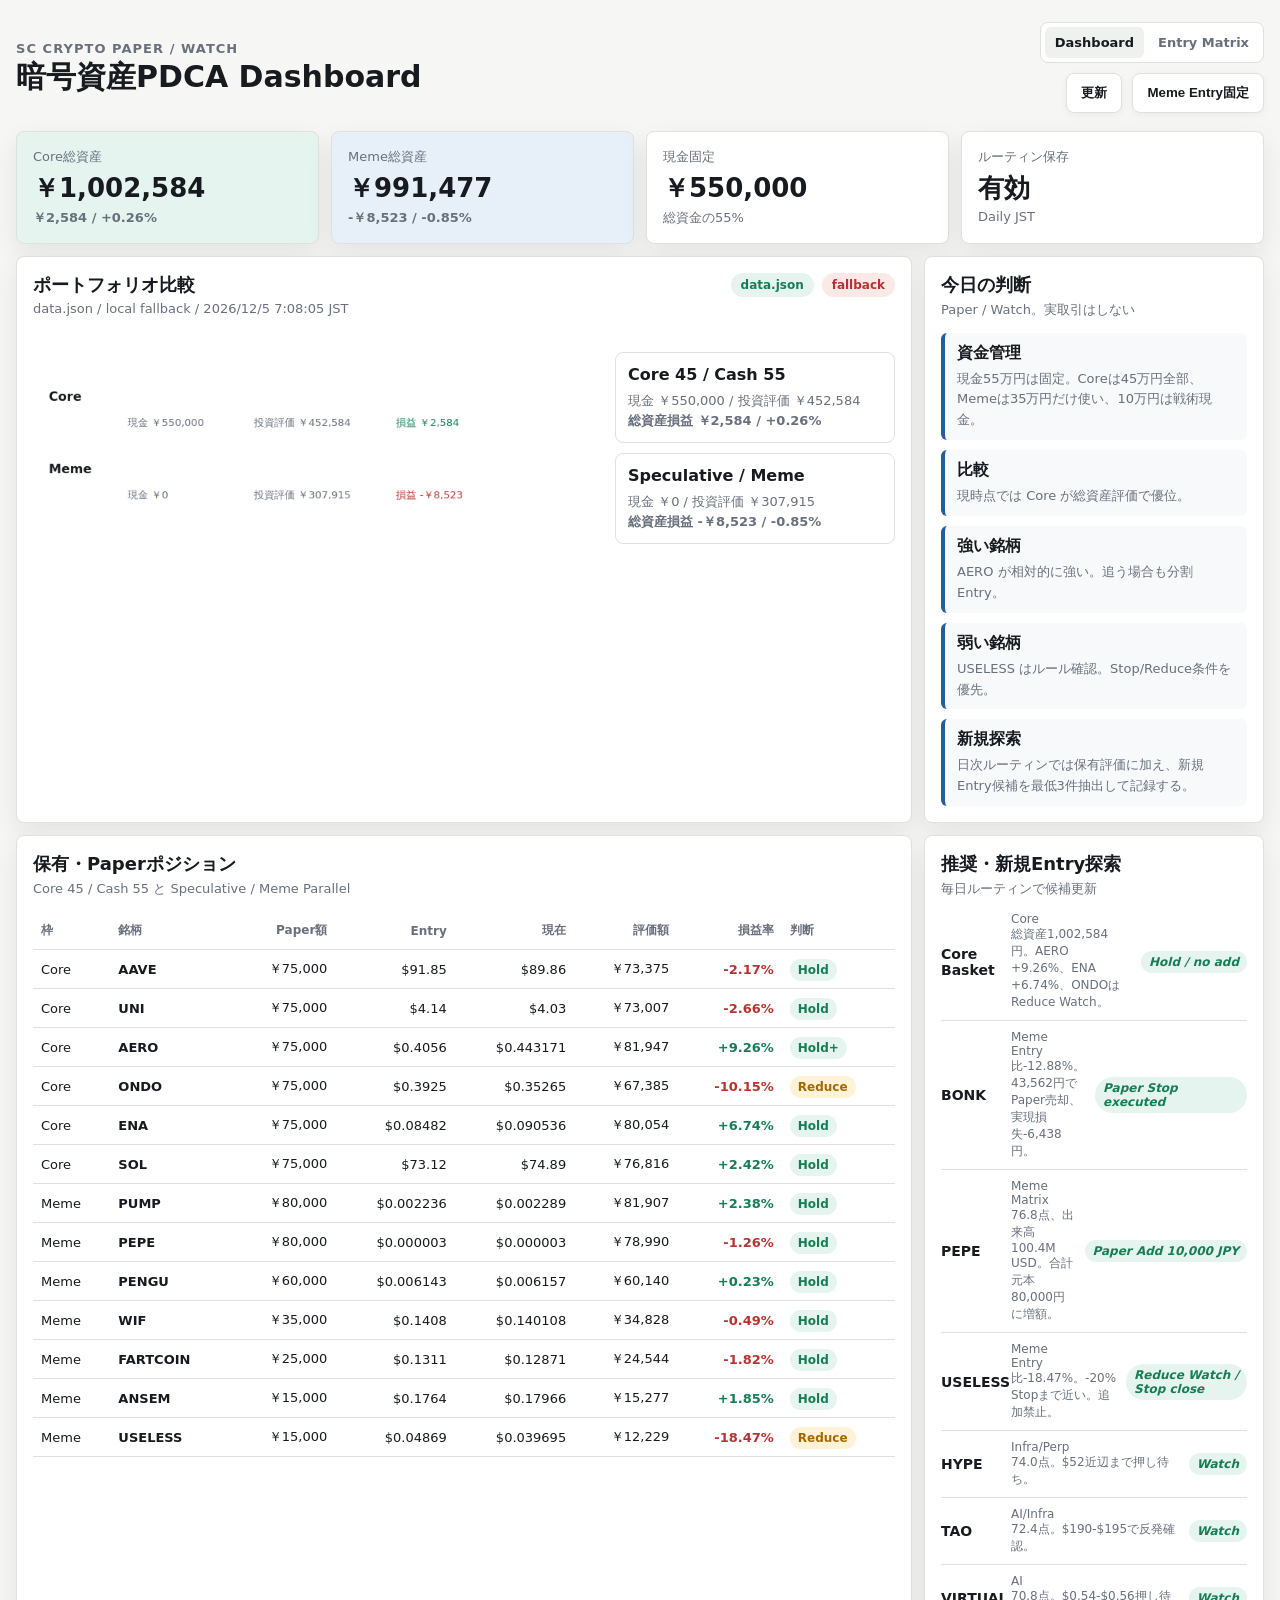
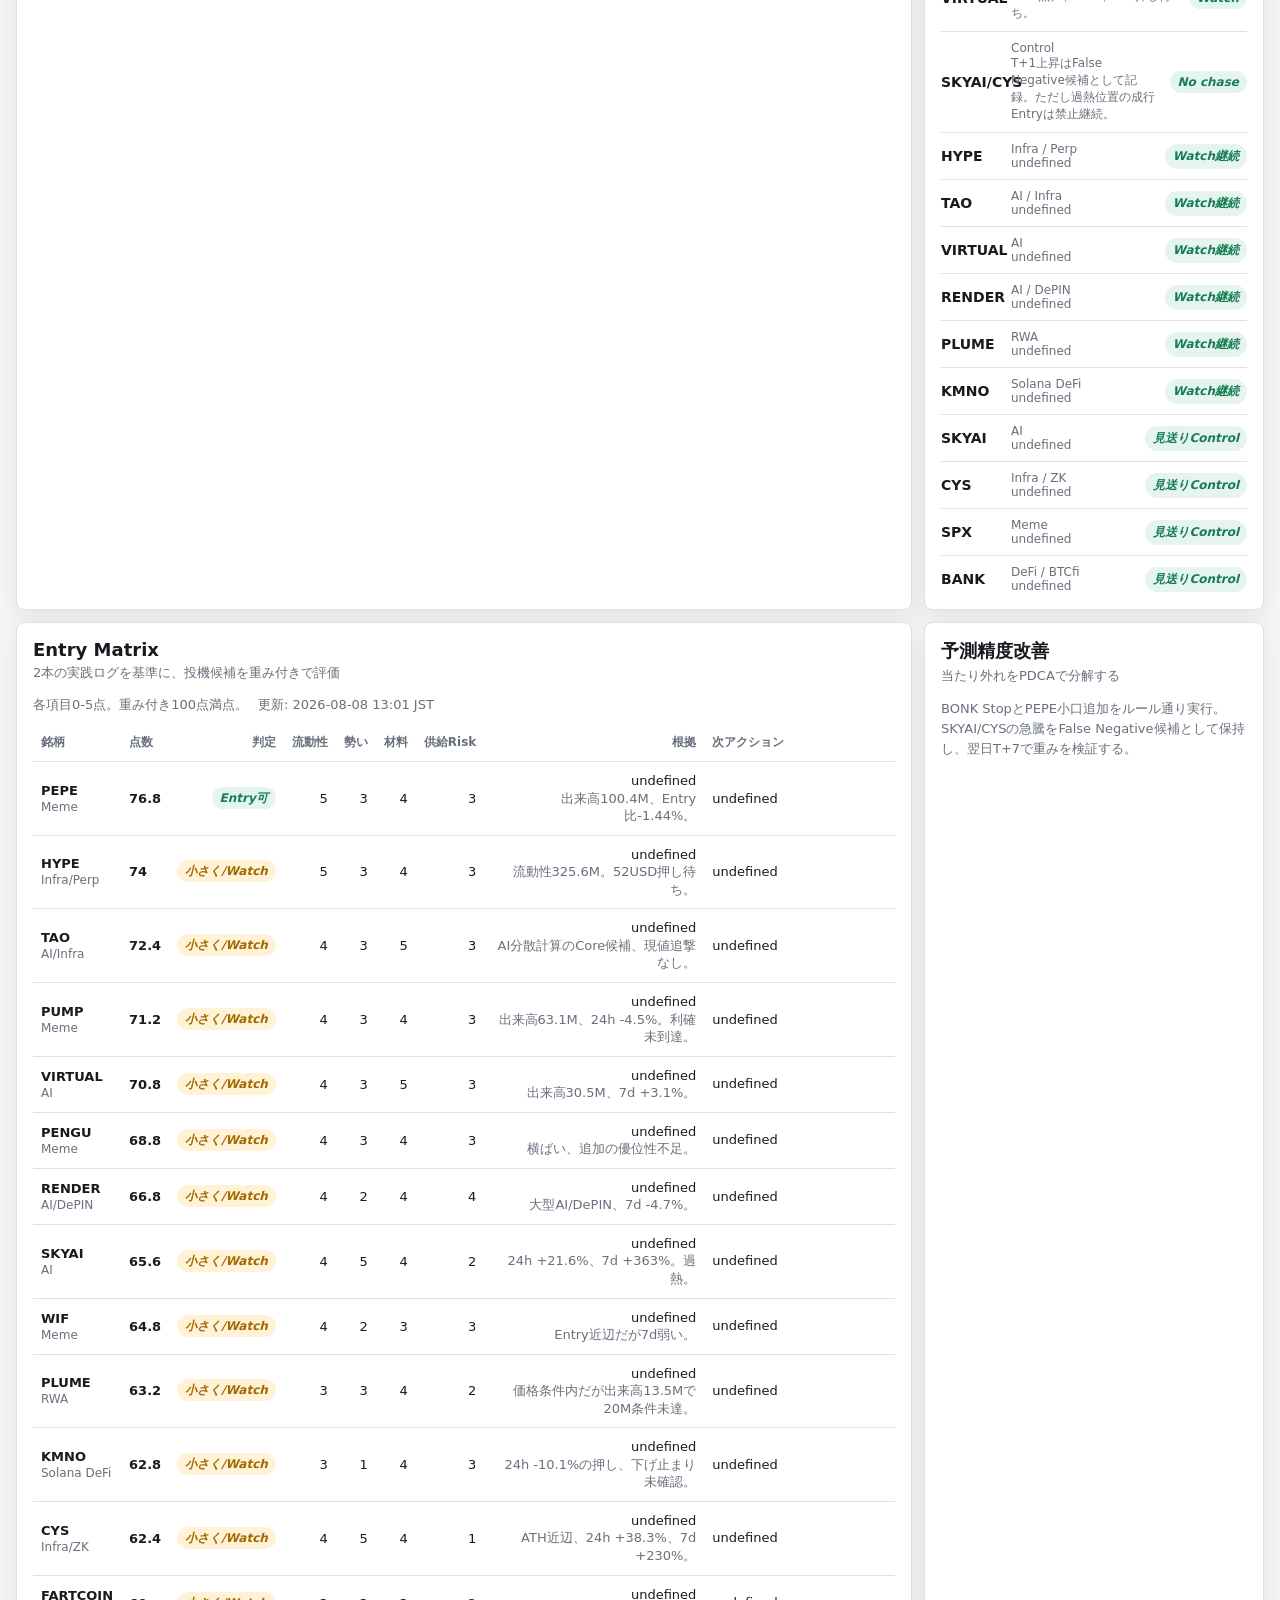
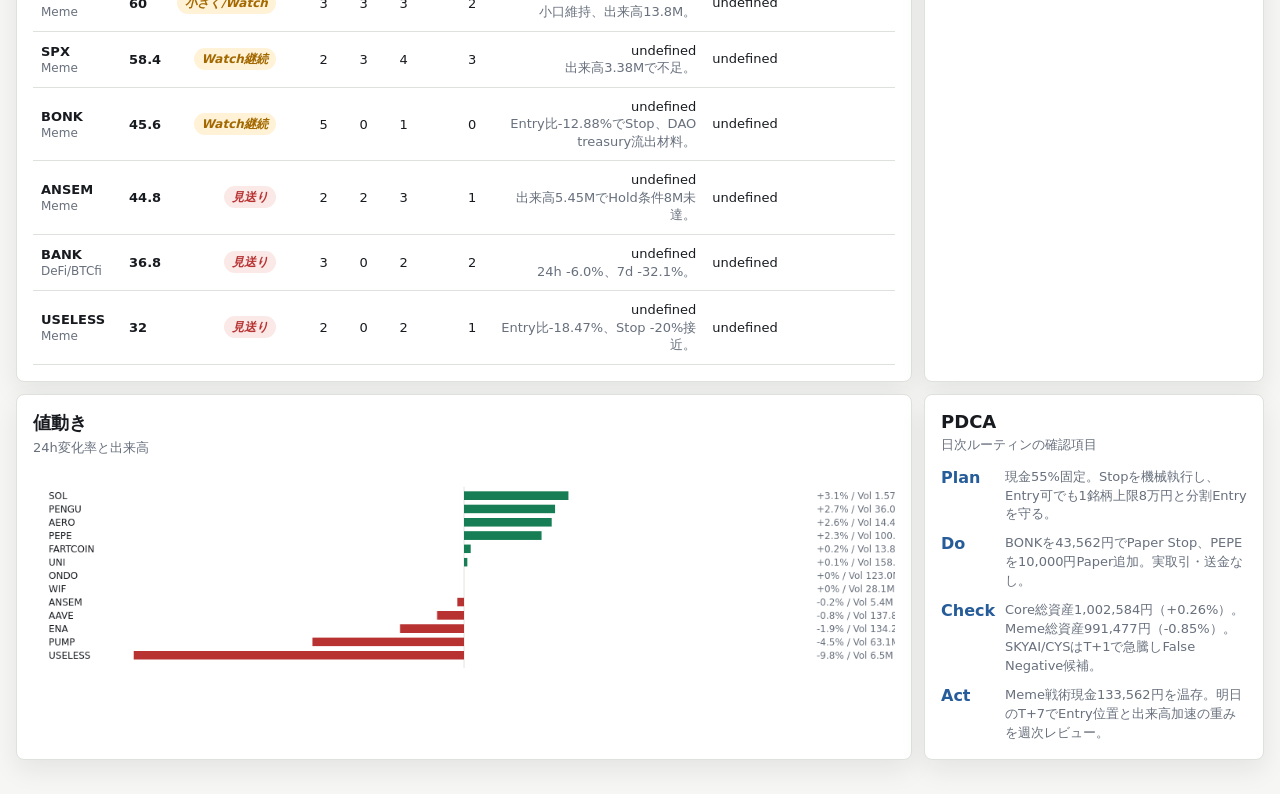
<file: dashboard/crypto-pdca/index.html>
<!doctype html>
<html lang="ja">
  <head>
    <meta charset="utf-8" />
    <meta name="viewport" content="width=device-width, initial-scale=1" />
    <title>SC Crypto Dashboard</title>
    <link rel="stylesheet" href="./styles.css" />
  </head>
  <body>
    <main class="shell">
      <header class="topbar">
        <div>
          <p class="eyebrow">SC Crypto Paper / Watch</p>
          <h1>暗号資産PDCA Dashboard</h1>
        </div>
        <div class="top-actions">
          <nav class="page-nav" aria-label="pages">
            <a class="active" href="./">Dashboard</a>
            <a href="./matrix.html">Entry Matrix</a>
          </nav>
          <div class="actions">
            <button id="refreshBtn" type="button">更新</button>
            <button id="lockSpecBtn" type="button">Meme Entry固定</button>
          </div>
        </div>
      </header>

      <section class="status-grid" aria-label="summary">
        <article class="metric primary">
          <span>Core総資産</span>
          <strong id="coreTotal">--</strong>
          <em id="corePnl">--</em>
        </article>
        <article class="metric accent">
          <span>Meme総資産</span>
          <strong id="memeTotal">--</strong>
          <em id="memePnl">--</em>
        </article>
        <article class="metric">
          <span>現金固定</span>
          <strong id="fixedCash">--</strong>
          <em id="fixedCashNote">総資金の55%</em>
        </article>
        <article class="metric">
          <span>ルーティン保存</span>
          <strong id="routineState">--</strong>
          <em id="routineSchedule">--</em>
        </article>
      </section>

      <section class="dashboard">
        <section class="panel wide">
          <div class="panel-head">
            <div>
              <h2>ポートフォリオ比較</h2>
              <p id="lastUpdated">価格取得待ち</p>
            </div>
            <div class="pill-row"><span id="dataStatus" class="pill">data</span><span id="apiStatus" class="pill">standby</span></div>
          </div>
          <div class="split">
            <div>
              <canvas id="assetCanvas" width="720" height="300" aria-label="asset chart"></canvas>
            </div>
            <div class="scenario-list" id="scenarioList"></div>
          </div>
        </section>

        <section class="panel">
          <div class="panel-head">
            <div>
              <h2>今日の判断</h2>
              <p>Paper / Watch。実取引はしない</p>
            </div>
          </div>
          <div id="decisionBox" class="decision-box"></div>
        </section>

        <section class="panel wide">
          <div class="panel-head">
            <div>
              <h2>保有・Paperポジション</h2>
              <p>Core 45 / Cash 55 と Speculative / Meme Parallel</p>
            </div>
          </div>
          <div class="table-wrap">
            <table>
              <thead>
                <tr>
                  <th>枠</th>
                  <th>銘柄</th>
                  <th>Paper額</th>
                  <th>Entry</th>
                  <th>現在</th>
                  <th>評価額</th>
                  <th>損益率</th>
                  <th>判断</th>
                </tr>
              </thead>
              <tbody id="positionsBody"></tbody>
            </table>
          </div>
        </section>

        <section class="panel">
          <div class="panel-head">
            <div>
              <h2>推奨・新規Entry探索</h2>
              <p>毎日ルーティンで候補更新</p>
            </div>
          </div>
          <div id="recommendations"></div>
        </section>

        <section class="panel wide">
          <div class="panel-head">
            <div>
              <h2>Entry Matrix</h2>
              <p>2本の実践ログを基準に、投機候補を重み付きで評価</p>
            </div>
          </div>
          <div id="entryMatrix"></div>
        </section>

        <section class="panel">
          <div class="panel-head">
            <div>
              <h2>予測精度改善</h2>
              <p>当たり外れをPDCAで分解する</p>
            </div>
          </div>
          <div id="predictionImprovement"></div>
        </section>

        <section class="panel wide">
          <div class="panel-head">
            <div>
              <h2>値動き</h2>
              <p>24h変化率と出来高</p>
            </div>
          </div>
          <canvas id="moveCanvas" width="1100" height="280" aria-label="movement chart"></canvas>
        </section>

        <section class="panel">
          <div class="panel-head">
            <div>
              <h2>PDCA</h2>
              <p>日次ルーティンの確認項目</p>
            </div>
          </div>
          <ul class="pdca">
            <li><b>Plan</b><span>現金55%固定。投資枠45%内でCoreとMemeを比較。</span></li>
            <li><b>Do</b><span>Paper保有をHold / Reduce / Stopで評価。</span></li>
            <li><b>Check</b><span>総資産損益、投資部分損益、24h出来高、7d勢いを確認。</span></li>
            <li><b>Act</b><span>新規Entry候補を最低3件抽出し、Entry条件とStop条件を更新。</span></li>
          </ul>
        </section>
      </section>
    </main>
    <script src="./app.js"></script>
  </body>
</html>
</file>
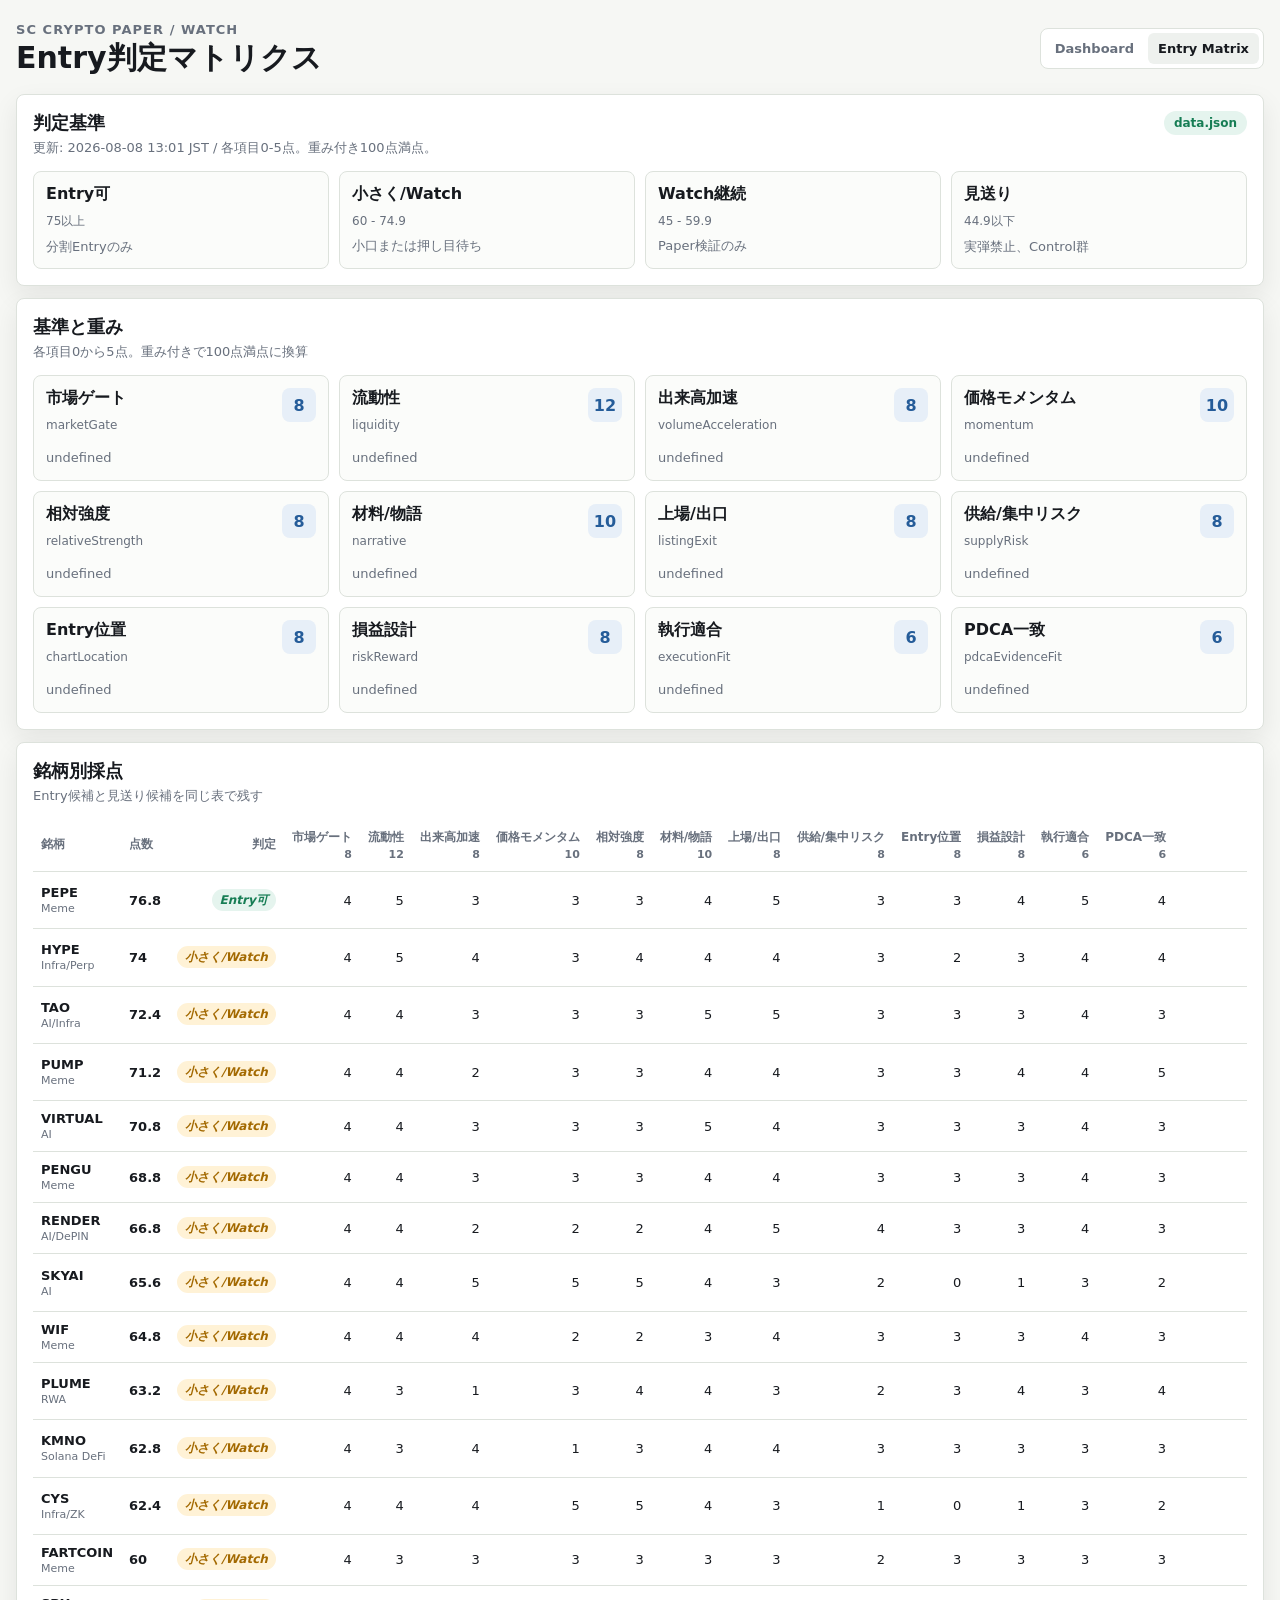
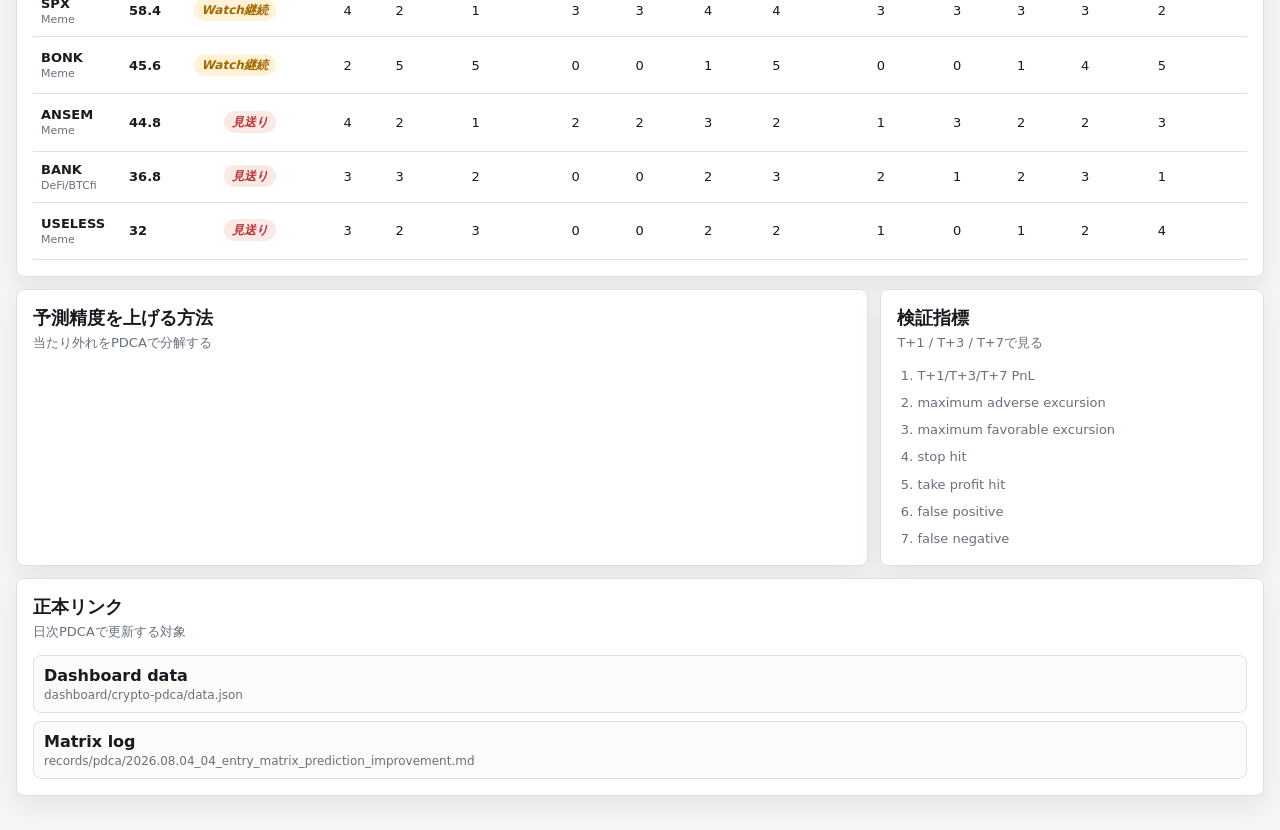
<file: dashboard/crypto-pdca/matrix.html>
<!doctype html>
<html lang="ja">
  <head>
    <meta charset="utf-8" />
    <meta name="viewport" content="width=device-width, initial-scale=1" />
    <title>SC Crypto Entry Matrix</title>
    <link rel="stylesheet" href="./styles.css" />
  </head>
  <body>
    <main class="shell matrix-page">
      <header class="topbar">
        <div>
          <p class="eyebrow">SC Crypto Paper / Watch</p>
          <h1>Entry判定マトリクス</h1>
        </div>
        <div class="top-actions">
          <nav class="page-nav" aria-label="pages">
            <a href="./">Dashboard</a>
            <a class="active" href="./matrix.html">Entry Matrix</a>
          </nav>
        </div>
      </header>

      <section class="panel wide matrix-hero">
        <div class="panel-head">
          <div>
            <h2>判定基準</h2>
            <p id="matrixUpdated">data.json 読込待ち</p>
          </div>
          <span id="matrixStatus" class="pill">standby</span>
        </div>
        <div id="decisionBands" class="band-grid"></div>
      </section>

      <section class="matrix-layout">
        <section class="panel wide">
          <div class="panel-head">
            <div>
              <h2>基準と重み</h2>
              <p>各項目0から5点。重み付きで100点満点に換算</p>
            </div>
          </div>
          <div id="criteriaGrid" class="criteria-grid"></div>
        </section>

        <section class="panel wide">
          <div class="panel-head">
            <div>
              <h2>銘柄別採点</h2>
              <p>Entry候補と見送り候補を同じ表で残す</p>
            </div>
          </div>
          <div id="matrixTable"></div>
        </section>

        <section class="panel">
          <div class="panel-head">
            <div>
              <h2>予測精度を上げる方法</h2>
              <p>当たり外れをPDCAで分解する</p>
            </div>
          </div>
          <div id="improvementLoop"></div>
        </section>

        <section class="panel">
          <div class="panel-head">
            <div>
              <h2>検証指標</h2>
              <p>T+1 / T+3 / T+7で見る</p>
            </div>
          </div>
          <div id="metricsList"></div>
        </section>

        <section class="panel wide">
          <div class="panel-head">
            <div>
              <h2>正本リンク</h2>
              <p>日次PDCAで更新する対象</p>
            </div>
          </div>
          <div id="sourceLinks" class="source-links"></div>
        </section>
      </section>
    </main>
    <script src="./matrix.js"></script>
  </body>
</html>
</file>
<file: dashboard/crypto-pdca/styles.css>
:root {
  color-scheme: light;
  --bg: #f6f7f4;
  --panel: #ffffff;
  --ink: #171a1f;
  --muted: #68707d;
  --line: #dde2dc;
  --green: #167d54;
  --red: #b83232;
  --blue: #255c99;
  --amber: #a36900;
  --soft-green: #e5f4ee;
  --soft-blue: #e7eff8;
  --soft-red: #fae9e7;
  --shadow: 0 10px 26px rgba(23, 26, 31, 0.08);
  font-family: ui-sans-serif, system-ui, -apple-system, BlinkMacSystemFont, "Segoe UI", sans-serif;
}

* {
  box-sizing: border-box;
}

body {
  margin: 0;
  background: var(--bg);
  color: var(--ink);
}

.shell {
  width: min(1500px, calc(100vw - 32px));
  margin: 0 auto;
  padding: 22px 0 34px;
}

.topbar {
  display: flex;
  align-items: center;
  justify-content: space-between;
  gap: 18px;
  margin-bottom: 18px;
}

.eyebrow {
  margin: 0 0 4px;
  color: var(--muted);
  font-size: 13px;
  font-weight: 700;
  letter-spacing: 0.08em;
  text-transform: uppercase;
}

h1,
h2,
p {
  margin: 0;
}

h1 {
  font-size: 30px;
  line-height: 1.15;
}

h2 {
  font-size: 18px;
}

button {
  border: 1px solid var(--line);
  border-radius: 8px;
  background: var(--panel);
  color: var(--ink);
  cursor: pointer;
  font-weight: 700;
  padding: 10px 14px;
  box-shadow: 0 2px 8px rgba(23, 26, 31, 0.05);
}

button:hover {
  border-color: #b9c1ba;
}

.actions {
  display: flex;
  gap: 10px;
  flex-wrap: wrap;
  justify-content: flex-end;
}

.status-grid {
  display: grid;
  grid-template-columns: repeat(4, minmax(0, 1fr));
  gap: 12px;
  margin-bottom: 12px;
}

.metric {
  background: var(--panel);
  border: 1px solid var(--line);
  border-radius: 8px;
  padding: 16px;
  box-shadow: var(--shadow);
  min-height: 112px;
}

.metric span,
.metric em {
  display: block;
  color: var(--muted);
  font-style: normal;
  font-size: 13px;
}

.metric strong {
  display: block;
  margin: 8px 0 6px;
  font-size: 26px;
  line-height: 1.1;
}

.metric.primary {
  background: var(--soft-green);
}

.metric.accent {
  background: var(--soft-blue);
}

.dashboard {
  display: grid;
  grid-template-columns: minmax(0, 1.45fr) minmax(340px, 0.55fr);
  gap: 12px;
}

.panel {
  background: var(--panel);
  border: 1px solid var(--line);
  border-radius: 8px;
  padding: 16px;
  box-shadow: var(--shadow);
  min-width: 0;
}

.panel.wide {
  grid-column: span 1;
}

.panel-head {
  display: flex;
  align-items: start;
  justify-content: space-between;
  gap: 12px;
  margin-bottom: 14px;
}

.panel-head p {
  margin-top: 4px;
  color: var(--muted);
  font-size: 13px;
}

.pill {
  display: inline-flex;
  align-items: center;
  border-radius: 999px;
  padding: 5px 10px;
  background: #eef1ee;
  color: var(--muted);
  font-size: 12px;
  font-weight: 800;
  white-space: nowrap;
}

.pill.good {
  background: var(--soft-green);
  color: var(--green);
}

.pill.bad {
  background: var(--soft-red);
  color: var(--red);
}

.split {
  display: grid;
  grid-template-columns: minmax(0, 1fr) 280px;
  gap: 14px;
  align-items: center;
}

canvas {
  max-width: 100%;
  height: auto;
  display: block;
}

.scenario-list {
  display: grid;
  gap: 10px;
}

.scenario-card {
  border: 1px solid var(--line);
  border-radius: 8px;
  padding: 12px;
}

.scenario-card b {
  display: block;
  margin-bottom: 6px;
}

.scenario-card span {
  color: var(--muted);
  font-size: 13px;
}

.decision-box {
  display: grid;
  gap: 10px;
}

.decision {
  border-left: 4px solid var(--blue);
  background: #f7f9fb;
  padding: 10px 12px;
  border-radius: 6px;
}

.decision strong {
  display: block;
  margin-bottom: 4px;
}

.decision span {
  color: var(--muted);
  font-size: 13px;
  line-height: 1.45;
}

.table-wrap {
  overflow-x: auto;
}

table {
  width: 100%;
  border-collapse: collapse;
  min-width: 860px;
  font-size: 13px;
}

th,
td {
  padding: 10px 8px;
  border-bottom: 1px solid var(--line);
  text-align: right;
  white-space: nowrap;
}

th:first-child,
td:first-child,
th:nth-child(2),
td:nth-child(2),
th:last-child,
td:last-child {
  text-align: left;
}

th {
  color: var(--muted);
  font-size: 12px;
}

.gain {
  color: var(--green);
  font-weight: 800;
}

.loss {
  color: var(--red);
  font-weight: 800;
}

.tag {
  border-radius: 999px;
  padding: 4px 8px;
  background: #eef1ee;
  color: var(--muted);
  font-size: 12px;
  font-weight: 800;
}

.tag.buy {
  background: var(--soft-green);
  color: var(--green);
}

.tag.caution {
  background: #fff2d6;
  color: var(--amber);
}

.tag.stop {
  background: var(--soft-red);
  color: var(--red);
}

.rec-list {
  display: grid;
  gap: 9px;
}

.rec-item {
  display: grid;
  grid-template-columns: 60px 1fr auto;
  gap: 10px;
  align-items: center;
  border-bottom: 1px solid var(--line);
  padding-bottom: 9px;
}

.rec-item:last-child {
  border-bottom: 0;
  padding-bottom: 0;
}

.rec-item b {
  font-size: 14px;
}

.rec-item span {
  display: block;
  color: var(--muted);
  font-size: 12px;
}

.pdca {
  margin: 0;
  padding: 0;
  list-style: none;
  display: grid;
  gap: 10px;
}

.pdca li {
  display: grid;
  grid-template-columns: 56px 1fr;
  gap: 8px;
}

.pdca b {
  color: var(--blue);
}

.pdca span {
  color: var(--muted);
  font-size: 13px;
  line-height: 1.45;
}

@media (max-width: 1050px) {
  .status-grid,
  .dashboard,
  .split {
    grid-template-columns: 1fr;
  }

  .topbar {
    align-items: flex-start;
    flex-direction: column;
  }
}

@media (max-width: 640px) {
  .shell {
    width: min(100vw - 20px, 1500px);
    padding-top: 14px;
  }

  .status-grid {
    gap: 10px;
  }

  h1 {
    font-size: 24px;
  }

  .metric strong {
    font-size: 22px;
  }
}


.pill-row {
  display: flex;
  gap: 8px;
  align-items: center;
  flex-wrap: wrap;
}


.matrix-summary {
  display: flex;
  gap: 10px;
  flex-wrap: wrap;
  color: var(--muted);
  font-size: 13px;
  margin-bottom: 10px;
}

.matrix-table td:first-child span {
  display: block;
  color: var(--muted);
  font-size: 12px;
  margin-top: 2px;
}

.matrix-table .text-cell {
  min-width: 220px;
  white-space: normal;
  line-height: 1.35;
}

.matrix-table .text-cell span {
  color: var(--muted);
}

.prediction-summary,
.empty {
  color: var(--muted);
  font-size: 13px;
  line-height: 1.55;
  margin-bottom: 10px;
}

.improvement-list {
  margin: 0;
  padding-left: 20px;
  color: var(--muted);
  font-size: 13px;
  line-height: 1.55;
}

.improvement-list li + li {
  margin-top: 7px;
}


.top-actions {
  display: grid;
  gap: 10px;
  justify-items: end;
}

.page-nav {
  display: inline-flex;
  gap: 4px;
  padding: 4px;
  border: 1px solid var(--line);
  border-radius: 8px;
  background: var(--panel);
}

.page-nav a {
  display: inline-flex;
  align-items: center;
  border-radius: 6px;
  padding: 8px 10px;
  color: var(--muted);
  font-size: 13px;
  font-weight: 800;
  text-decoration: none;
}

.page-nav a.active,
.page-nav a:hover {
  background: #eef1ee;
  color: var(--ink);
}


.matrix-page {
  max-width: 1600px;
}

.matrix-layout {
  display: grid;
  grid-template-columns: minmax(0, 1fr) minmax(360px, 0.45fr);
  gap: 12px;
  margin-top: 12px;
}

.matrix-layout .wide {
  grid-column: 1 / -1;
}

.band-grid,
.criteria-grid {
  display: grid;
  gap: 10px;
}

.band-grid {
  grid-template-columns: repeat(4, minmax(0, 1fr));
}

.criteria-grid {
  grid-template-columns: repeat(4, minmax(0, 1fr));
}

.band-card,
.criterion {
  border: 1px solid var(--line);
  border-radius: 8px;
  padding: 12px;
  background: #fbfcfa;
}

.band-card strong,
.criterion strong {
  display: block;
  margin-bottom: 5px;
}

.band-card span,
.criterion span {
  color: var(--muted);
  font-size: 12px;
}

.band-card p,
.criterion p {
  margin-top: 8px;
  color: var(--muted);
  font-size: 13px;
  line-height: 1.45;
}

.criterion {
  display: grid;
  grid-template-columns: 1fr auto;
  gap: 8px;
}

.criterion p {
  grid-column: 1 / -1;
}

.criterion em {
  display: inline-flex;
  align-items: center;
  justify-content: center;
  min-width: 34px;
  height: 34px;
  border-radius: 8px;
  background: var(--soft-blue);
  color: var(--blue);
  font-style: normal;
  font-weight: 900;
}

.full-matrix-table {
  min-width: 1500px;
}

.full-matrix-table th span,
.full-matrix-table td:first-child span {
  display: block;
  color: var(--muted);
  font-size: 11px;
  margin-top: 2px;
}

.full-matrix-table .text-cell {
  min-width: 190px;
  white-space: normal;
  line-height: 1.4;
  text-align: left;
}

.source-links {
  display: grid;
  gap: 8px;
}

.source-links a {
  display: grid;
  gap: 3px;
  border: 1px solid var(--line);
  border-radius: 8px;
  padding: 10px;
  color: var(--ink);
  text-decoration: none;
  background: #fbfcfa;
}

.source-links a:hover {
  border-color: #b9c1ba;
}

.source-links span {
  color: var(--muted);
  font-size: 12px;
  word-break: break-all;
}

@media (max-width: 1100px) {
  .matrix-layout,
  .band-grid,
  .criteria-grid {
    grid-template-columns: 1fr;
  }

  .top-actions {
    justify-items: start;
  }
}
</file>
